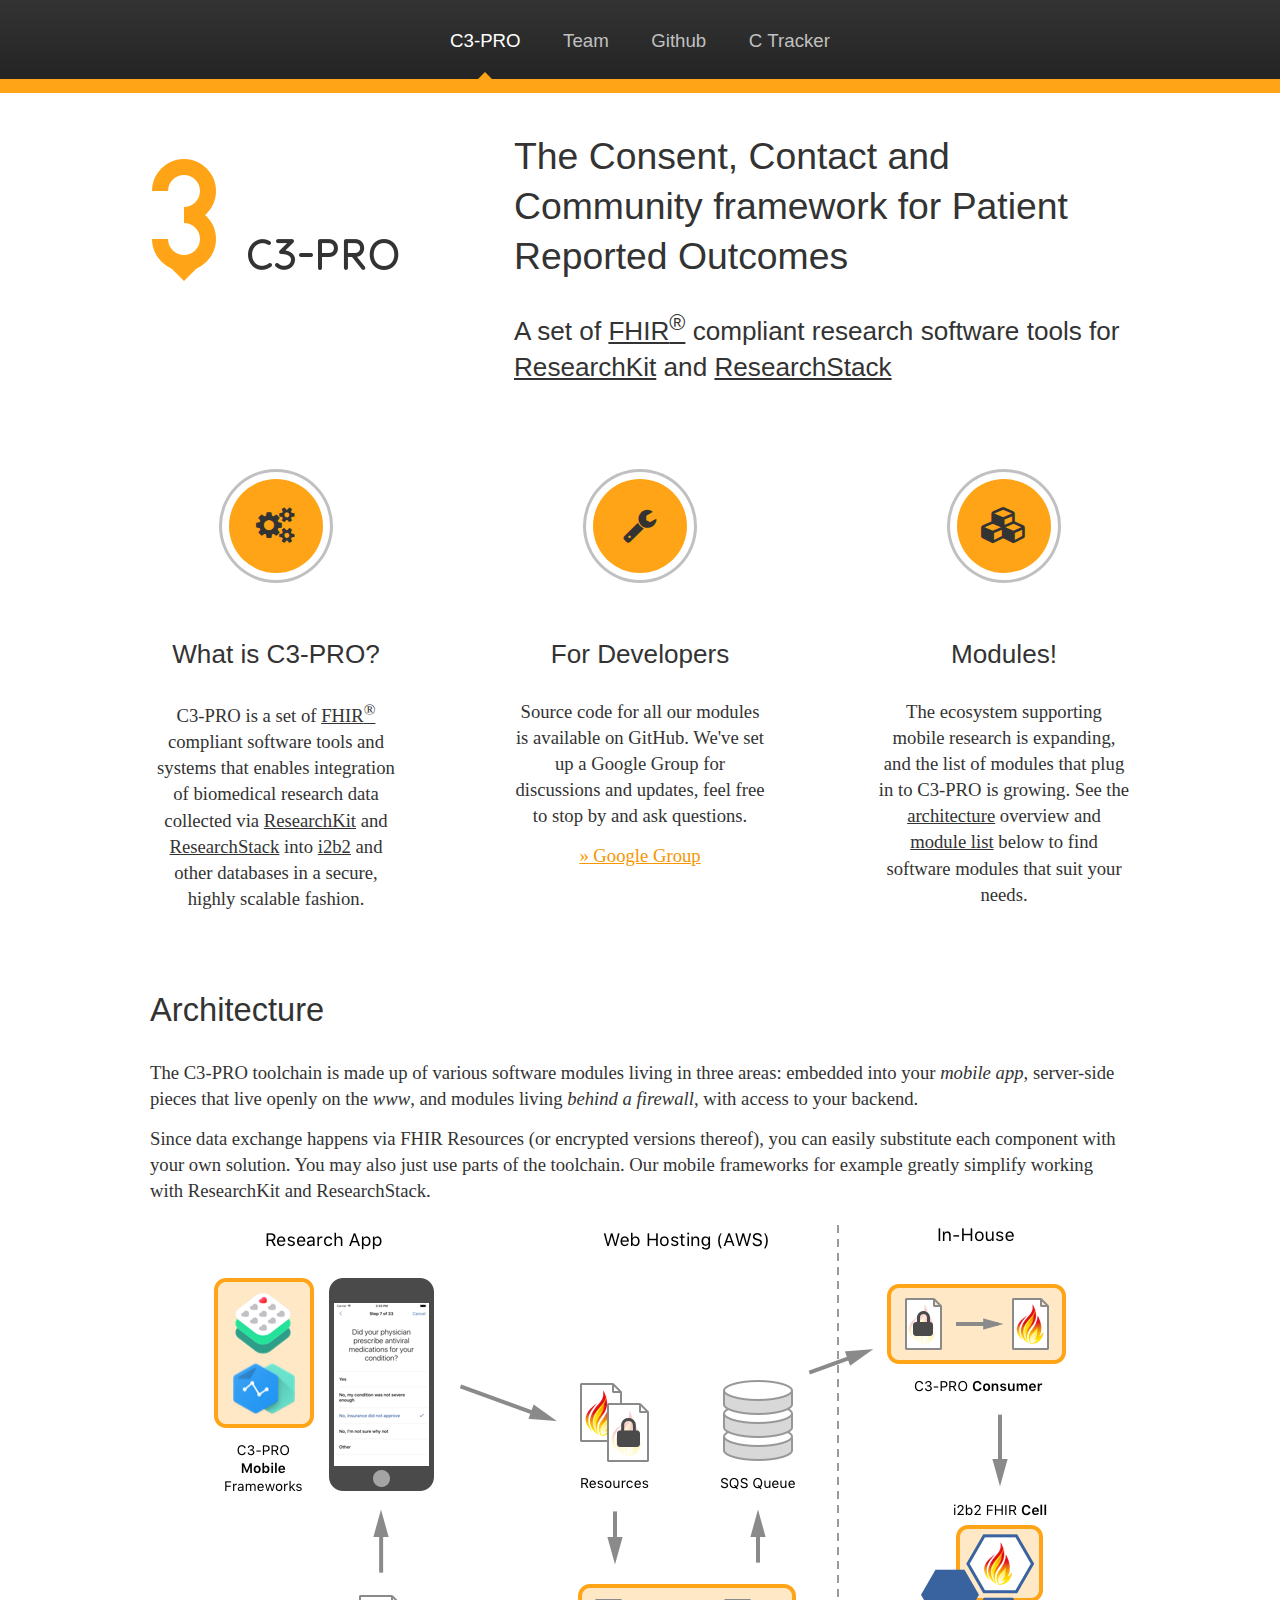
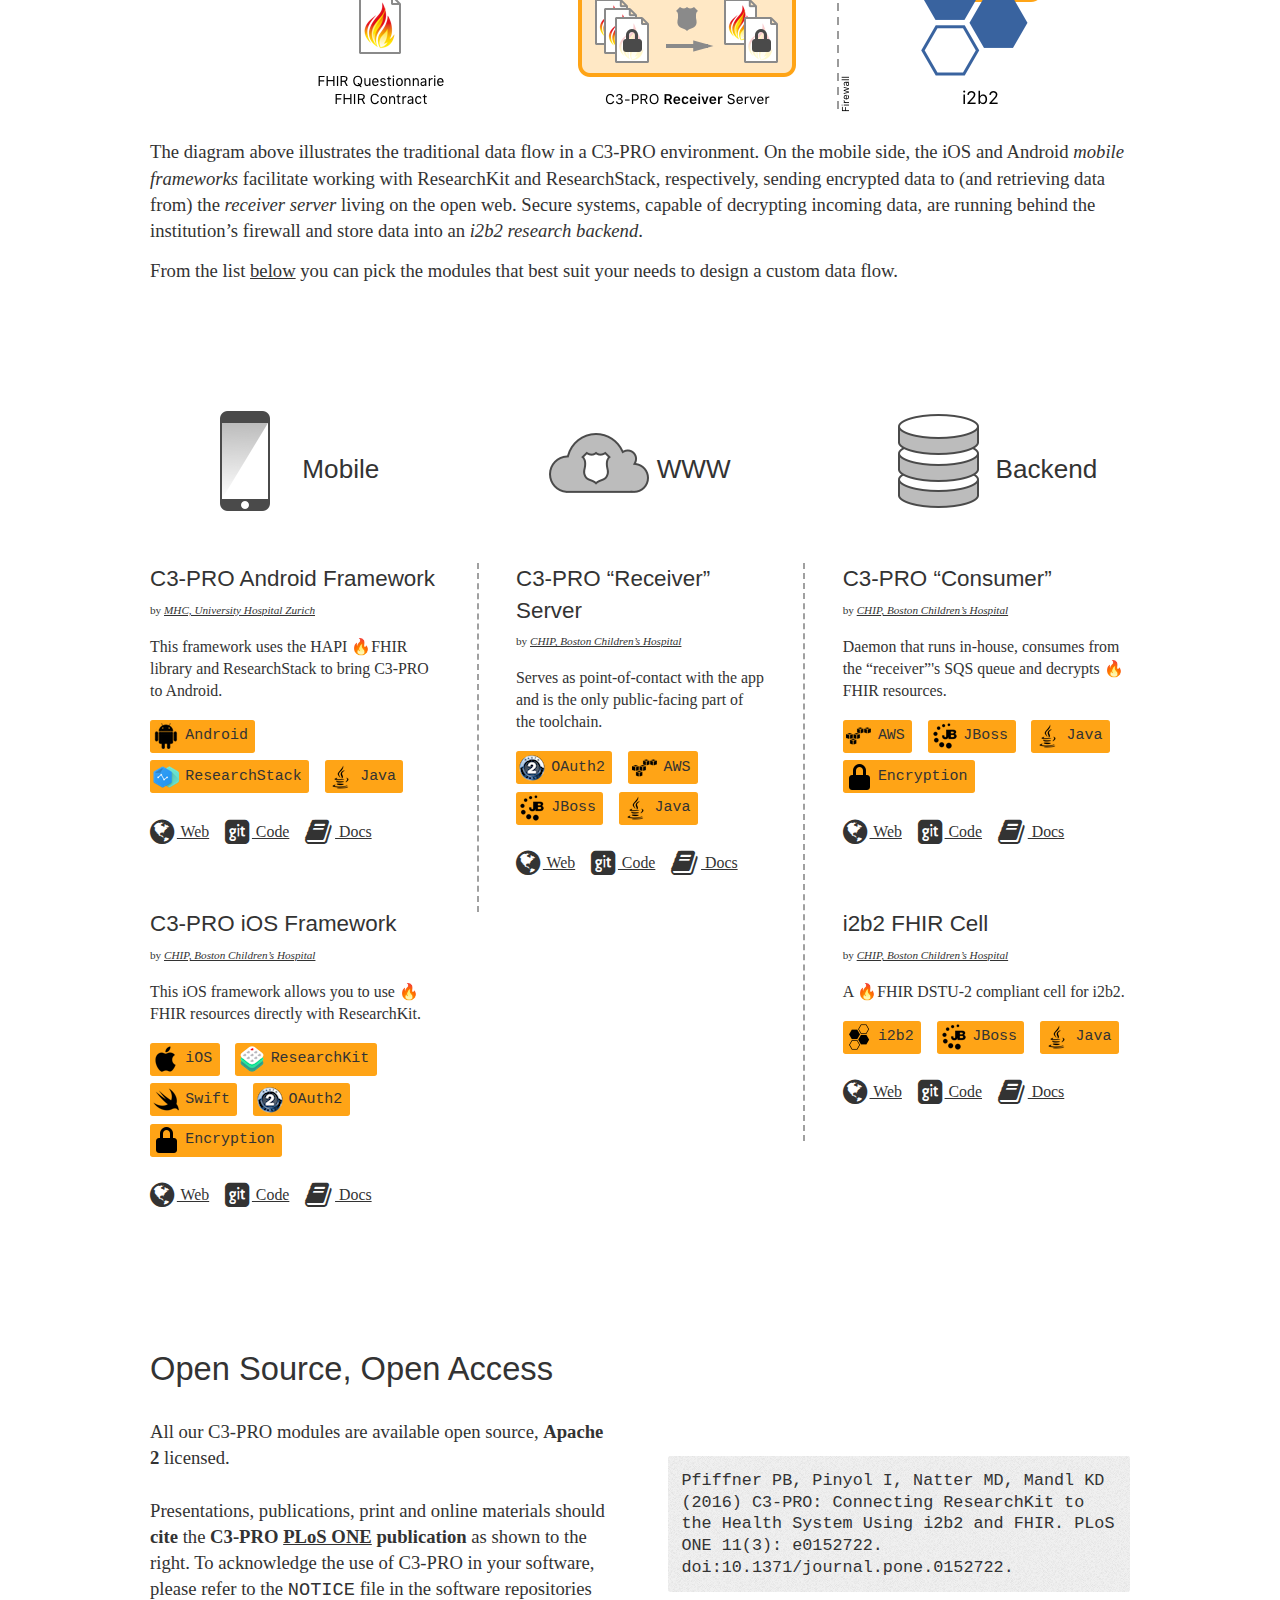
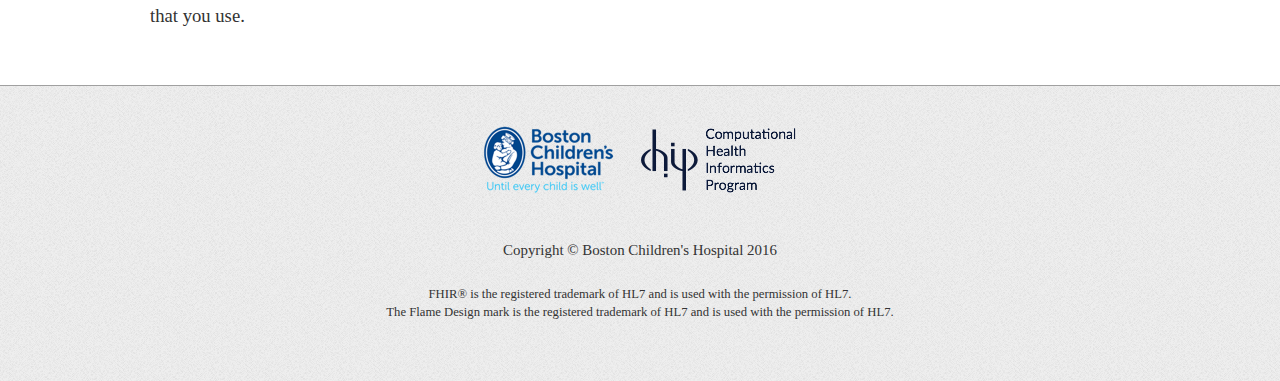
<file: index.html>
<!DOCTYPE HTML>
<html>
	<head>
		<title>C3-PRO</title>
		<meta charset="utf-8" />
		<meta http-equiv="Content-Type" content="text/html; charset=utf-8">
		<meta name="viewport" content="initial-scale=1.0, maximum-scale=1.0">

		<link rel="icon" href="images/favicon.png" type="image/png">
		<link rel="apple-touch-icon" sizes="76x76" href="images/Logo-76.png"><!-- non-retina iPad iOS 7+ -->
		<link rel="apple-touch-icon" sizes="120x120" href="images/Logo-60@2x.png"><!-- retina iPhones @2x iOS 7+ -->
		<link rel="apple-touch-icon" sizes="152x152" href="images/Logo-76@2x.png"><!-- retina iPads iOS 7+ -->
		<link rel="apple-touch-icon" sizes="180x180" href="images/Logo-60@3x.png"><!-- retina iPhones @3x iOS 7+ -->

		<meta http-equiv="X-UA-Compatible" content="IE=edge,chrome=1">
		<meta name="msapplication-TileColor" content="rgb(57,99,159)">
		<meta name="msapplication-TileImage" content="images/Logo-144.png">
		
		<link rel="stylesheet" href="static/font-awesome.min.css" />
		<link rel="stylesheet" href="static/style.css" />
	</head>
	<body>
		<header>
			<nav id="nav">
				<ul>
					<li class="current">
						<a href="index.html">C3-PRO</a>
					</li>
					<li>
						<a href="team.html">Team</a>
					</li>
					<li>
						<a href="http://github.com/C3-PRO/" target="_blank">Github</a>
					</li>
					<li>
						<a href="http://c-tracker.chip.org/" target="_blank">C&nbsp;Tracker</a>
					</li>
				</ul>
			</nav>
		</header>
<!-- Banner -->
<section id="intro">
	<div class="boxed oneline">
		<div class="banner_img">
			<img src="images/Logo.png" srcset="images/Logo@2x.png 2x, images/Logo@3x 3x" alt="C3-PRO">
		</div>
		<div class="banner_name">
			<h1>The <b>C</b>onsent, <b>C</b>ontact and <b>C</b>ommunity framework for <b>P</b>atient <b>R</b>eported <b>O</b>utcomes</h1>
		</div>
	</div>
	<div class="boxed oneline">
		<div></div>
		<div class="banner_name">
			<h2>A set of <a href="http://www.hl7.org/fhir/" target="_blank">FHIR<sup>®</sup></a> compliant research software tools for <a href="http://researchkit.org/" target="_blank">ResearchKit</a> and <a href="http://researchstack.org/" target="_blank">ResearchStack</a></h2>
		</div>
	</div>
</section>

<!-- Highlights -->
<section id="whatis" class="wrapper">
	<div class="boxed oneline">
		<div class="highlight">
			<i class="icon major fa-cogs"></i>
			<h3>What is C3-PRO?</h3>
			<p>C3-PRO is a set of <a href="http://www.hl7.org/fhir/">FHIR<sup>®</sup></a> compliant software tools and systems that enables integration of biomedical research data collected via <a href="http://researchkit.org/">ResearchKit</a> and <a href="http://researchstack.org/" target="_blank">ResearchStack</a> into <a href="https://www.i2b2.org/">i2b2</a> and other databases in a secure, highly scalable fashion.
			</p>
		</div>
		<div class="highlight">
			<i class="icon major fa-wrench"></i>
			<h3>For Developers</h3>
			<p>Source code for all our modules is available on GitHub. We've set up a Google Group for discussions and updates, feel free to stop by and ask questions.</p>
			<p><a class="further_reading" href="https://groups.google.com/forum/#!forum/c3-pro-developers" target="_blank">» Google Group</a></p>
		</div>
		<div class="highlight">
			<i class="icon major fa-cubes"></i>
			<h3>Modules!</h3>
			<p>The ecosystem supporting mobile research is expanding, and the list of modules that plug in to C3-PRO is growing. See the <a href="#architecture">architecture</a> overview and <a href="#modules">module list</a> below to find software modules that suit your needs.</p>
		</div>
	</div>
</section>

<!-- Architecture -->
<section id="architecture" class="wrapper">
	<div class="boxed">
		<h2>Architecture</h2>
		<p>
			The C3-PRO toolchain is made up of various software modules living in three areas: embedded into your <i>mobile app</i>, server-side pieces that live openly on the <i>www</i>, and modules living <i>behind a firewall</i>, with access to your backend.
		</p>
		<p>
			Since data exchange happens via FHIR Resources (or encrypted versions thereof), you can easily substitute each component with your own solution.
			You may also just use parts of the toolchain.
			Our mobile frameworks for example greatly simplify working with ResearchKit and ResearchStack.
		</p>
		<p style="text-align:center;">
		    <a href="images/Architecture.pdf">
		    	<img src="images/Architecture.png" srcset="images/Architecture@2x.png 2x, images/Architecture@3x.png 3x" alt="C3-PRO Architecture Diagram" style="width:100%; max-width:900px;">
	    	</a>
		</p>
		<p>
			The diagram above illustrates the traditional data flow in a C3-PRO environment.
			On the mobile side, the iOS and Android <i>mobile frameworks</i> facilitate working with ResearchKit and ResearchStack, respectively, sending encrypted data to (and retrieving data from) the <i>receiver server</i> living on the open web.
			Secure systems, capable of decrypting incoming data, are running behind the institution’s firewall and store data into an <i>i2b2 research backend</i>.
		<p>
		<p>
			From the list <a href="#modules">below</a> you can pick the modules that best suit your needs to design a custom data flow.
		</p>
	</div>
</section>

<!-- Modules -->
<section id="modules" class="wrapper">
	<div class="boxed oneline">
		<div class="column">
			<h3>
				<img class="section" src="images/section_mobile.png" srcset="images/section_mobile@2x.png 2x, images/section_mobile@3x.png 3x" alt="">
				Mobile
			</h3>
			<div>
				<div class="module">
	<h4>C3-PRO Android Framework</h4>
	<p class="author">
		by <a href="http://www.usz.ch" target="_blank">MHC, University Hospital Zurich</a>
	</p>
	<p><p>This framework uses the HAPI 🔥FHIR library and ResearchStack to bring C3-PRO to Android.</p></p>
	<div class="tech">
		<span>
			<img src="images/tech_android.png" srcset="images/tech_android@2x.png 2x, images/tech_android@3x.png 3x" alt="Android">
			<code>Android</code>
		</span>
		<span>
			<img src="images/tech_researchstack.png" srcset="images/tech_researchstack@2x.png 2x, images/tech_researchstack@3x.png 3x" alt="ResearchStack">
			<code>ResearchStack</code>
		</span>
		<span>
			<img src="images/tech_java.png" srcset="images/tech_java@2x.png 2x, images/tech_java@3x.png 3x" alt="Java">
			<code>Java</code>
		</span>
	</div>
	<p class="links">
		<a href="https://github.com/C3-PRO/c3-pro-android-framework" target=_blank><i class="icon fa-globe"></i> Web</a>
		<a href="https://github.com/C3-PRO/c3-pro-android-framework.git" target=_blank><i class="icon fa-git-square"></i> Code</a>
		<a href="https://c3-pro.github.io/c3-pro-android-framework/" target=_blank><i class="icon fa-book"></i> Docs</a>
	</p>
</div>
				<div class="module">
	<h4>C3-PRO iOS Framework</h4>
	<p class="author">
		by <a href="http://chip.org" target="_blank">CHIP, Boston Children’s Hospital</a>
	</p>
	<p><p>This iOS framework allows you to use 🔥FHIR resources directly with ResearchKit.</p></p>
	<div class="tech">
		<span>
			<img src="images/tech_ios.png" srcset="images/tech_ios@2x.png 2x, images/tech_ios@3x.png 3x" alt="iOS">
			<code>iOS</code>
		</span>
		<span>
			<img src="images/tech_researchkit.png" srcset="images/tech_researchkit@2x.png 2x, images/tech_researchkit@3x.png 3x" alt="ResearchKit">
			<code>ResearchKit</code>
		</span>
		<span>
			<img src="images/tech_swift.png" srcset="images/tech_swift@2x.png 2x, images/tech_swift@3x.png 3x" alt="Swift">
			<code>Swift</code>
		</span>
		<span>
			<img src="images/tech_oauth2.png" srcset="images/tech_oauth2@2x.png 2x, images/tech_oauth2@3x.png 3x" alt="OAuth2">
			<code>OAuth2</code>
		</span>
		<span>
			<img src="images/tech_encryption.png" srcset="images/tech_encryption@2x.png 2x, images/tech_encryption@3x.png 3x" alt="Encryption">
			<code>Encryption</code>
		</span>
	</div>
	<p class="links">
		<a href="https://github.com/C3-PRO/c3-pro-ios-framework" target=_blank><i class="icon fa-globe"></i> Web</a>
		<a href="https://github.com/C3-PRO/c3-pro-ios-framework.git" target=_blank><i class="icon fa-git-square"></i> Code</a>
		<a href="https://c3-pro.github.io/c3-pro-ios-framework/" target=_blank><i class="icon fa-book"></i> Docs</a>
	</p>
</div>
			</div>
		</div>
		<div class="column">
			<h3>
				<img class="section" src="images/section_www.png" srcset="images/section_www@2x.png 2x, images/section_www@3x.png 3x" alt="">
				WWW
			</h3>
			<div>
				<div class="module">
	<h4>C3-PRO “Receiver” Server</h4>
	<p class="author">
		by <a href="http://chip.org" target="_blank">CHIP, Boston Children’s Hospital</a>
	</p>
	<p><p>Serves as point-of-contact with the app and is the only public-facing part of the toolchain.</p></p>
	<div class="tech">
		<span>
			<img src="images/tech_oauth2.png" srcset="images/tech_oauth2@2x.png 2x, images/tech_oauth2@3x.png 3x" alt="OAuth2">
			<code>OAuth2</code>
		</span>
		<span>
			<img src="images/tech_aws.png" srcset="images/tech_aws@2x.png 2x, images/tech_aws@3x.png 3x" alt="AWS">
			<code>AWS</code>
		</span>
		<span>
			<img src="images/tech_jboss.png" srcset="images/tech_jboss@2x.png 2x, images/tech_jboss@3x.png 3x" alt="JBoss">
			<code>JBoss</code>
		</span>
		<span>
			<img src="images/tech_java.png" srcset="images/tech_java@2x.png 2x, images/tech_java@3x.png 3x" alt="Java">
			<code>Java</code>
		</span>
	</div>
	<p class="links">
		<a href="https://github.com/C3-PRO/c3-pro-server" target=_blank><i class="icon fa-globe"></i> Web</a>
		<a href="https://github.com/C3-PRO/c3-pro-server.git" target=_blank><i class="icon fa-git-square"></i> Code</a>
		<a href="https://c3-pro.github.io/c3-pro-server/" target=_blank><i class="icon fa-book"></i> Docs</a>
	</p>
</div>
			</div>
		</div>
		<div class="column">
			<h3>
				<img class="section" src="images/section_backend.png" srcset="images/section_backend@2x.png 2x, images/section_backend@3x.png 3x" alt="">
				Backend
			</h3>
			<div>
				<div class="module">
	<h4>C3-PRO “Consumer”</h4>
	<p class="author">
		by <a href="http://chip.org" target="_blank">CHIP, Boston Children’s Hospital</a>
	</p>
	<p><p>Daemon that runs in-house, consumes from the “receiver”'s SQS queue and decrypts 🔥FHIR resources.</p></p>
	<div class="tech">
		<span>
			<img src="images/tech_aws.png" srcset="images/tech_aws@2x.png 2x, images/tech_aws@3x.png 3x" alt="AWS">
			<code>AWS</code>
		</span>
		<span>
			<img src="images/tech_jboss.png" srcset="images/tech_jboss@2x.png 2x, images/tech_jboss@3x.png 3x" alt="JBoss">
			<code>JBoss</code>
		</span>
		<span>
			<img src="images/tech_java.png" srcset="images/tech_java@2x.png 2x, images/tech_java@3x.png 3x" alt="Java">
			<code>Java</code>
		</span>
		<span>
			<img src="images/tech_encryption.png" srcset="images/tech_encryption@2x.png 2x, images/tech_encryption@3x.png 3x" alt="Encryption">
			<code>Encryption</code>
		</span>
	</div>
	<p class="links">
		<a href="https://github.com/C3-PRO/c3-pro-consumer" target=_blank><i class="icon fa-globe"></i> Web</a>
		<a href="https://github.com/C3-PRO/c3-pro-consumer.git" target=_blank><i class="icon fa-git-square"></i> Code</a>
		<a href="http://c3-pro.github.io/c3-pro-consumer/" target=_blank><i class="icon fa-book"></i> Docs</a>
	</p>
</div>
				<div class="module">
	<h4>i2b2 FHIR Cell</h4>
	<p class="author">
		by <a href="http://chip.org" target="_blank">CHIP, Boston Children’s Hospital</a>
	</p>
	<p><p>A 🔥FHIR DSTU-2 compliant cell for i2b2.</p></p>
	<div class="tech">
		<span>
			<img src="images/tech_i2b2.png" srcset="images/tech_i2b2@2x.png 2x, images/tech_i2b2@3x.png 3x" alt="i2b2">
			<code>i2b2</code>
		</span>
		<span>
			<img src="images/tech_jboss.png" srcset="images/tech_jboss@2x.png 2x, images/tech_jboss@3x.png 3x" alt="JBoss">
			<code>JBoss</code>
		</span>
		<span>
			<img src="images/tech_java.png" srcset="images/tech_java@2x.png 2x, images/tech_java@3x.png 3x" alt="Java">
			<code>Java</code>
		</span>
	</div>
	<p class="links">
		<a href="https://github.com/chb/i2b2-fhir-cell" target=_blank><i class="icon fa-globe"></i> Web</a>
		<a href="https://github.com/chb/i2b2-fhir-cell.git" target=_blank><i class="icon fa-git-square"></i> Code</a>
		<a href="https://chb.github.io/i2b2-fhir-cell/" target=_blank><i class="icon fa-book"></i> Docs</a>
	</p>
</div>
			</div>
		</div>
	</div>
	
	<div class="boxed">
	
	</div>
</section>

<!-- Publication -->
<section id="citation" class="wrapper">
	<div class="boxed">
		<h2>Open Source, Open Access</h2>
		<div class="oneline vcenter">
			<div>
				All our C3-PRO modules are available open source, <strong>Apache 2</strong> licensed.<br>
				<br>
				Presentations, publications, print and online materials should <strong>cite</strong> the <strong>C3-PRO <a href="http://journals.plos.org/plosone/article?id=10.1371/journal.pone.0152722" target="_blank">PLoS ONE</a> publication</strong> as shown <span class="sections-do-wrap">below</span><span class="sections-are-columns">to the right</span>.
				To acknowledge the use of C3-PRO in your software, please refer to the <code>NOTICE</code> file in the software repositories that you use.
			</div>
			<div>
				<pre class="citation">
					Pfiffner PB, Pinyol I, Natter MD, Mandl KD (2016) C3-PRO: Connecting ResearchKit to the Health System Using i2b2 and FHIR. PLoS ONE 11(3): e0152722. doi:10.1371/journal.pone.0152722.
				</pre>
			</div>
		</div>
	</div>
</section>
<footer>
    <p>
    	<a href="http://www.chip.org">
        	<img class="institute" src="images/Institute-web.png" srcset="images/Institute-web@2x.png 2x, images/Institute-web@3x.png 3x" alt="Computational Health Informatics Program, Boston Children's Hospital">
    	</a>
	</p>
    <p>Copyright © Boston Children's Hospital 2016</p>
    <p class="small">
    	FHIR® is the registered trademark of HL7 and is used with the permission of HL7.<br>
    	The Flame Design mark is the registered trademark of HL7 and is used with the permission of HL7.
    </p>
</footer>
		<script src="//ajax.googleapis.com/ajax/libs/jquery/2.2.4/jquery.min.js"></script>
	</body>
</html>
</file>
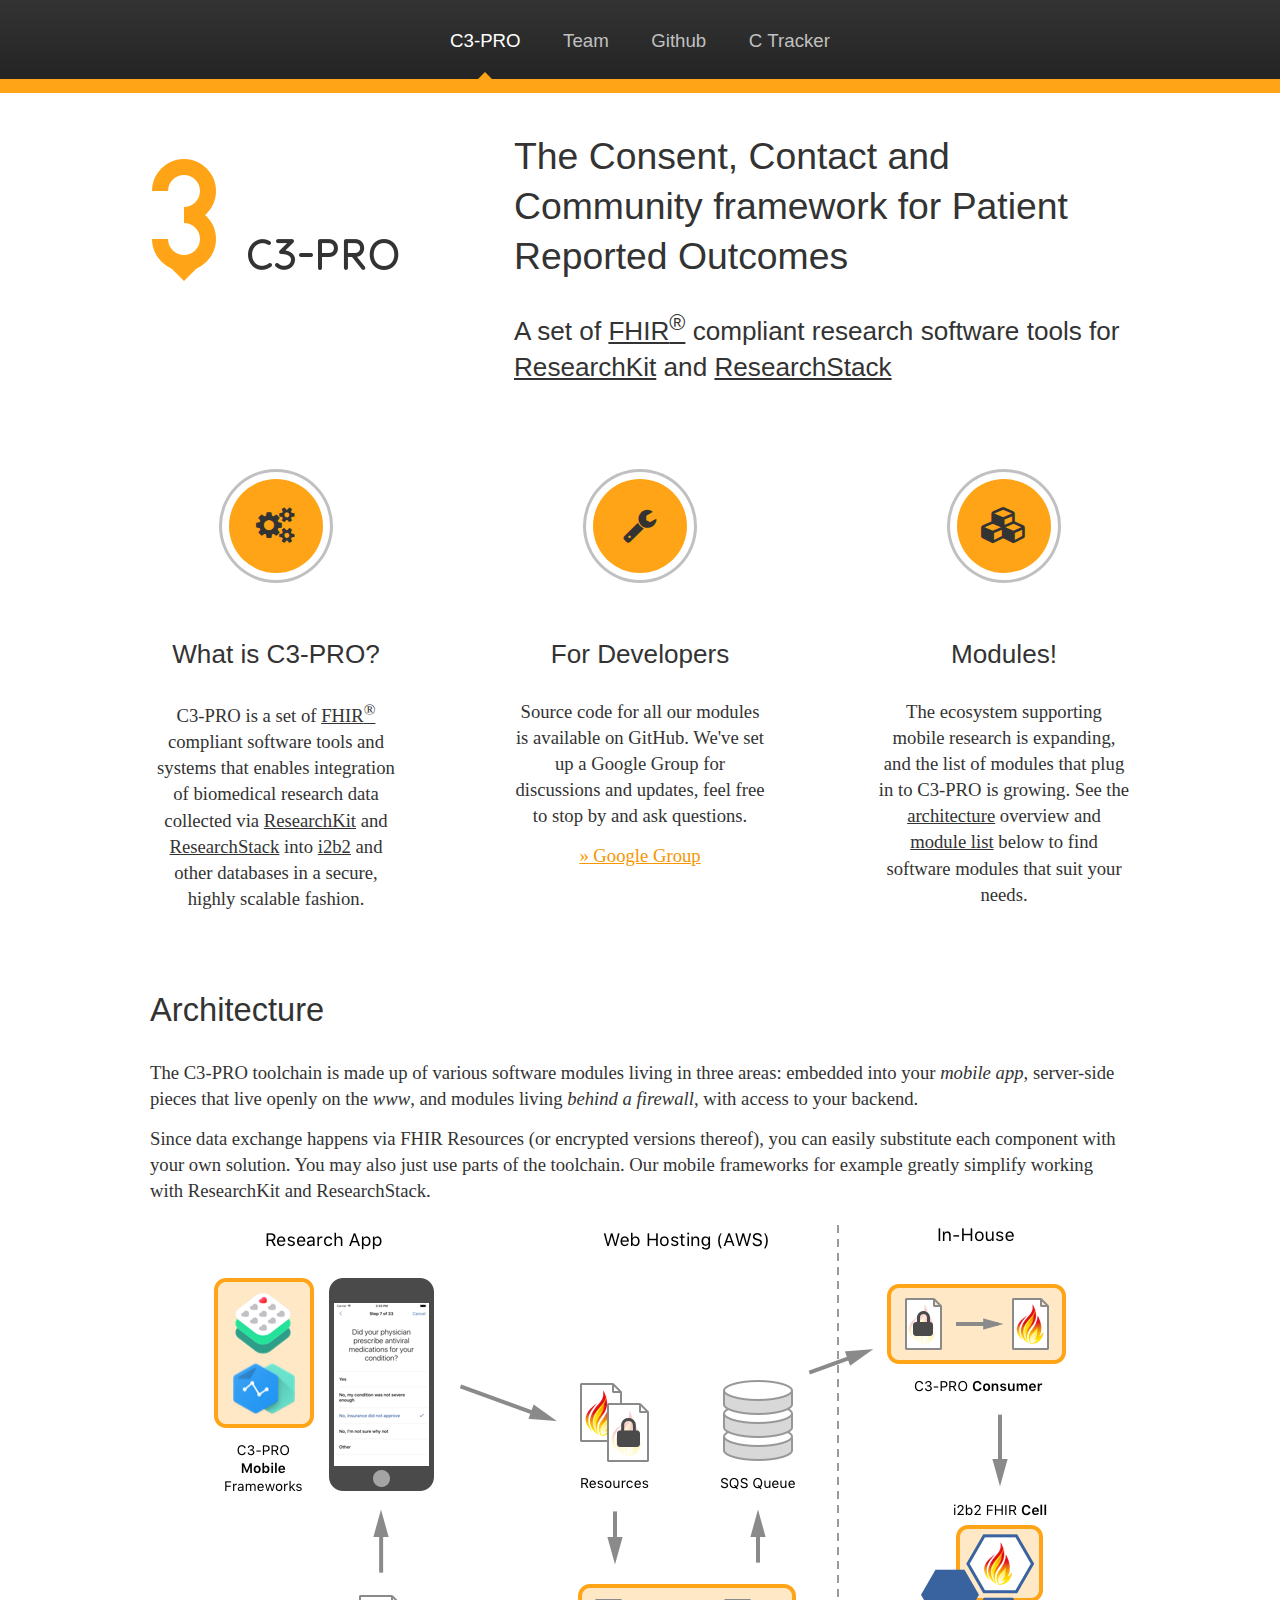
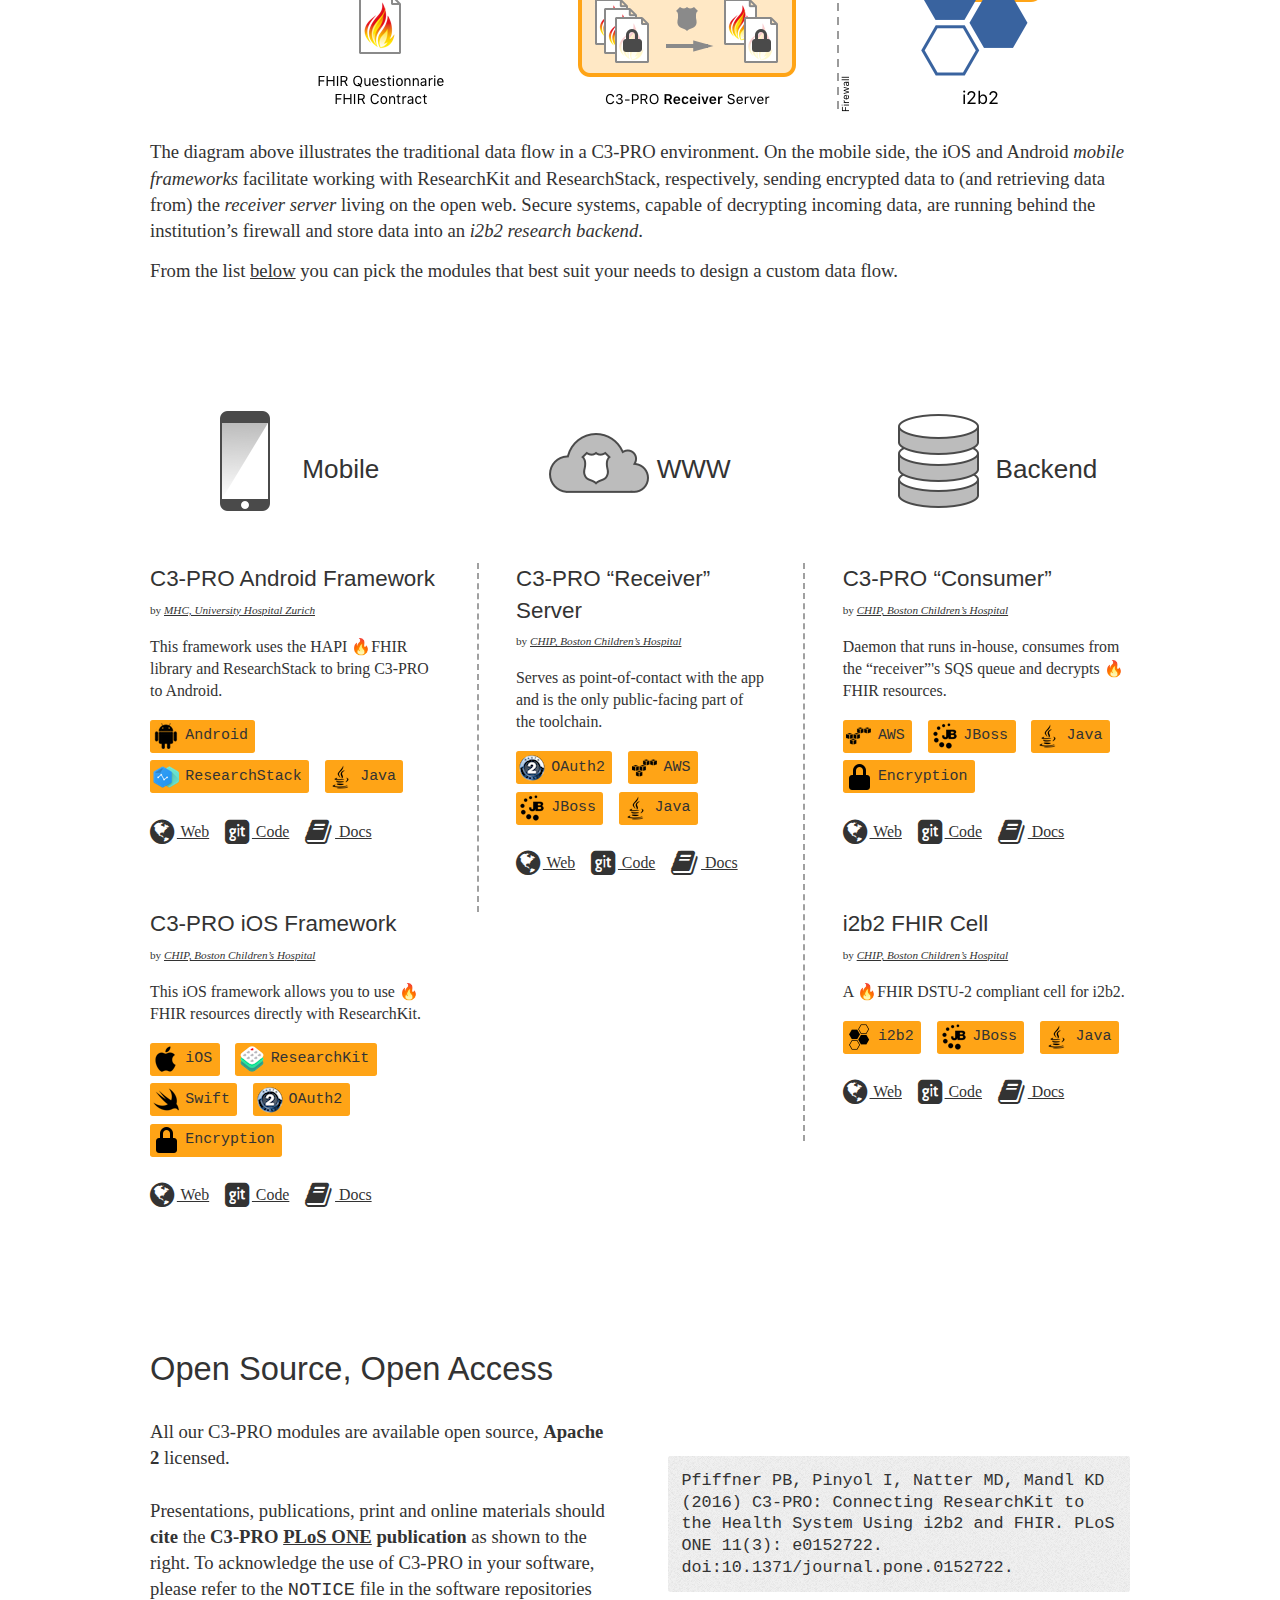
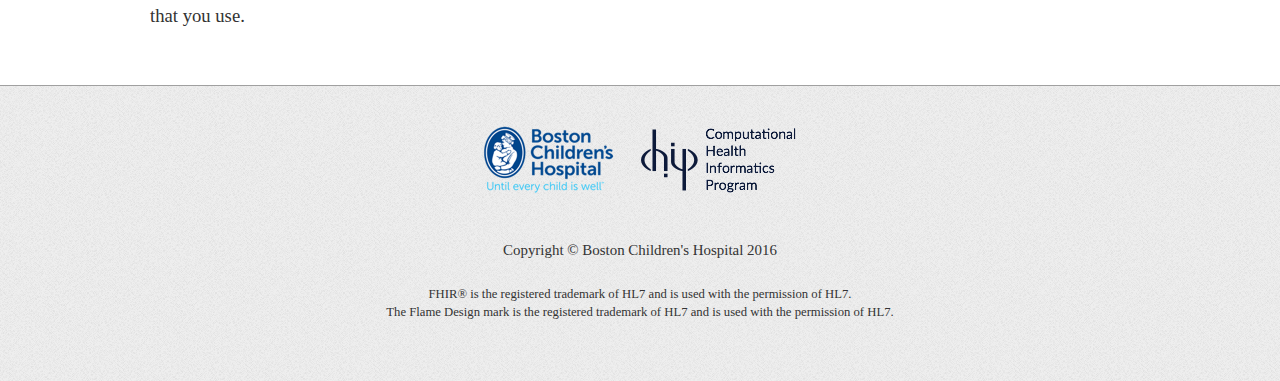
<file: architecture.html>
<!DOCTYPE HTML>
<html>
<head>
    <title>C3-PRO</title>
    <meta charset="utf-8" />
    <meta http-equiv="refresh" content="0;URL=index.html#architecture">
</head>
<body>
    <p>
        You should be redirected to <a href="index.html#architecture">#architecture</a>.
    </p>
</body>
</html>
</file>
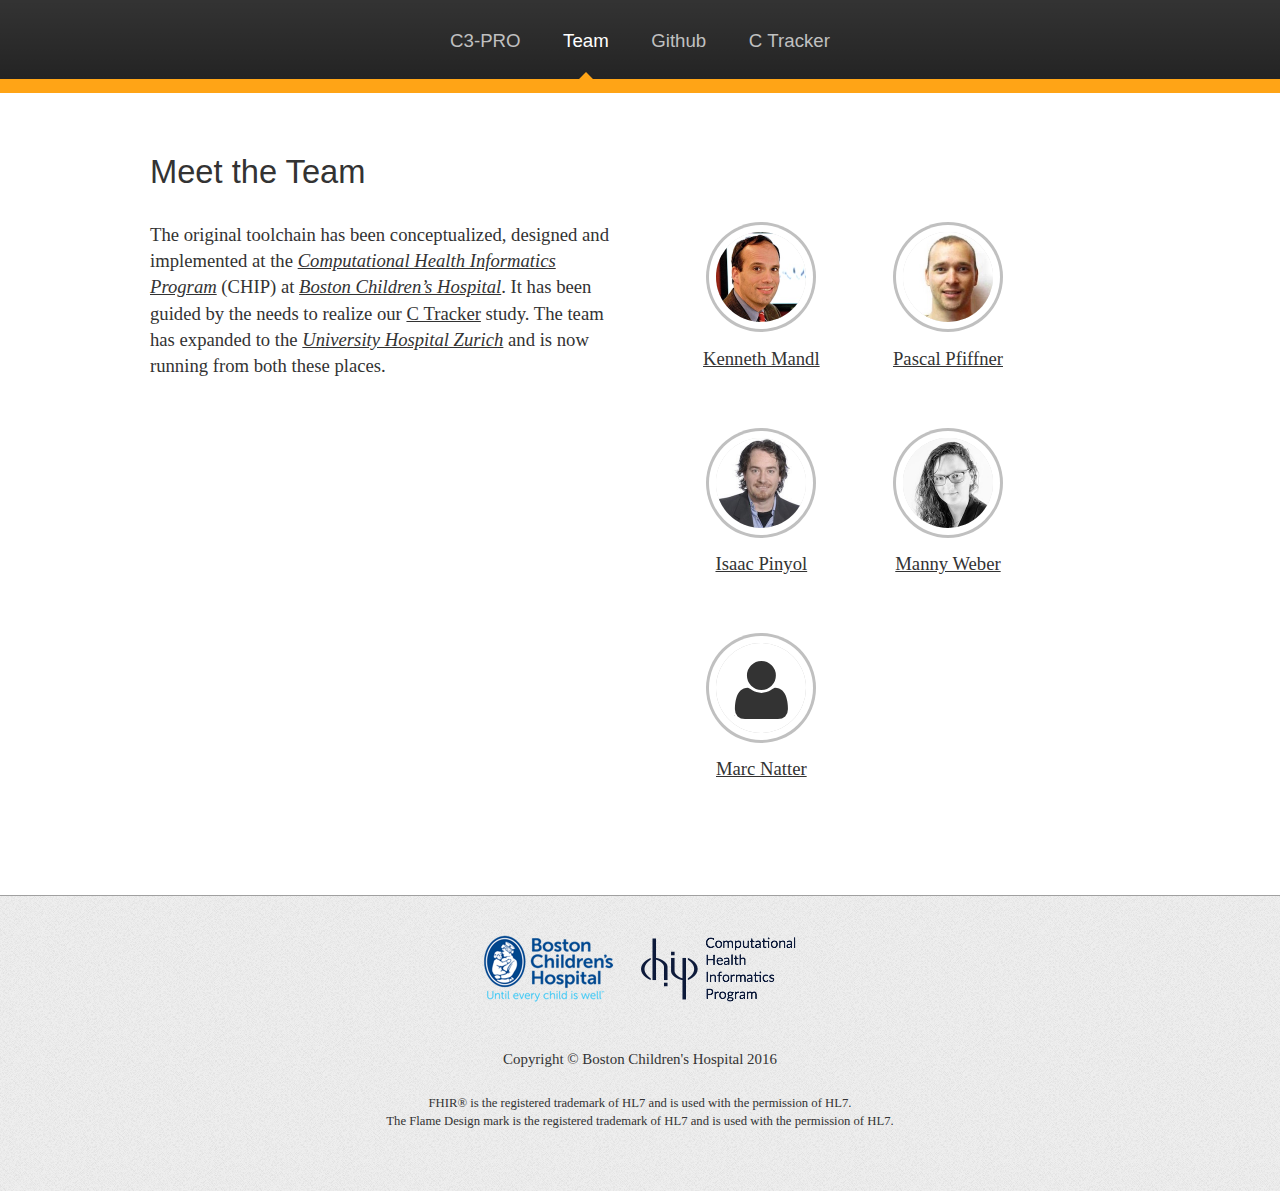
<file: team.html>
<!DOCTYPE HTML>
<html>
	<head>
		<title>C3-PRO Team</title>
		<meta charset="utf-8" />
		<meta http-equiv="Content-Type" content="text/html; charset=utf-8">
		<meta name="viewport" content="initial-scale=1.0, maximum-scale=1.0">

		<link rel="icon" href="images/favicon.png" type="image/png">
		<link rel="apple-touch-icon" sizes="76x76" href="images/Logo-76.png"><!-- non-retina iPad iOS 7+ -->
		<link rel="apple-touch-icon" sizes="120x120" href="images/Logo-60@2x.png"><!-- retina iPhones @2x iOS 7+ -->
		<link rel="apple-touch-icon" sizes="152x152" href="images/Logo-76@2x.png"><!-- retina iPads iOS 7+ -->
		<link rel="apple-touch-icon" sizes="180x180" href="images/Logo-60@3x.png"><!-- retina iPhones @3x iOS 7+ -->

		<meta http-equiv="X-UA-Compatible" content="IE=edge,chrome=1">
		<meta name="msapplication-TileColor" content="rgb(57,99,159)">
		<meta name="msapplication-TileImage" content="images/Logo-144.png">
		
		<link rel="stylesheet" href="static/font-awesome.min.css" />
		<link rel="stylesheet" href="static/style.css" />
	</head>
	<body>
		<header>
			<nav id="nav">
				<ul>
					<li>
						<a href="index.html">C3-PRO</a>
					</li>
					<li class="current">
						<a href="team.html">Team</a>
					</li>
					<li>
						<a href="http://github.com/C3-PRO/" target="_blank">Github</a>
					</li>
					<li>
						<a href="http://c-tracker.chip.org/" target="_blank">C&nbsp;Tracker</a>
					</li>
				</ul>
			</nav>
		</header>
<section id="team" class="wrapper">
	<div class="boxed">
		<h2>Meet the Team</h2>
	</div>
	<div class="boxed oneline">
		<p>
		    The original toolchain has been conceptualized, designed and implemented at the <a href="http://wwwchip.org" target="_blank"><i>Computational Health Informatics Program</i></a> (CHIP) at <a href="http://www.childrenshospital.org" target="_blank"><i>Boston Children’s Hospital</i></a>.
		    It has been guided by the needs to realize our <a href="http://c-tracker.chip.org" target="_blank">C&nbsp;Tracker</a> study.
		    The team has expanded to the <a href="http://www.usz.ch" target="_blank"><i>University Hospital Zurich</i></a> and is now running from both these places.
		</p>
		<ul class="team">
			<li>
				<a href="http://scholar.harvard.edu/mandl">
					<img class="portrait" src="images/photo_ken.jpg" alt="">
					Kenneth Mandl
				</a>
			</li>
			<li>
				<a href="http://scholar.harvard.edu/pfiffner">
					<img class="portrait" src="images/photo_pp.jpg" alt="">
					Pascal Pfiffner
				</a>
			</li>
			<li>
				<a href="https://www.linkedin.com/pub/isaac-pinyol/42/450/67b">
					<img class="portrait" src="images/photo_isaac.jpg" alt="">
					Isaac Pinyol
				</a>
			</li>
			<li>
				<a href="">
					<img class="portrait" src="images/photo_manny.jpg" alt="">
					Manny Weber
				</a>
			</li>
			<li>
				<a href="http://scholar.harvard.edu/m_n">
					<div class="portrait"><i class="icon fa-user"></i></div>
					Marc Natter
				</a>
			</li>
		</ul>
	</div>
</section>
<footer>
    <p>
    	<a href="http://www.chip.org">
        	<img class="institute" src="images/Institute-web.png" srcset="images/Institute-web@2x.png 2x, images/Institute-web@3x.png 3x" alt="Computational Health Informatics Program, Boston Children's Hospital">
    	</a>
	</p>
    <p>Copyright © Boston Children's Hospital 2016</p>
    <p class="small">
    	FHIR® is the registered trademark of HL7 and is used with the permission of HL7.<br>
    	The Flame Design mark is the registered trademark of HL7 and is used with the permission of HL7.
    </p>
</footer>
		<script src="//ajax.googleapis.com/ajax/libs/jquery/2.2.4/jquery.min.js"></script>
	</body>
</html>
</file>
<file: static/style.css>
html, body { margin: 0; padding: 0; background: #eeeeee url("../images/bg01.png"); }

body { color: #333333; font: normal 400 14pt/1.4 "Georgia Pro", Georgia, serif; }

h1, h2, h3, h4, h5, h6 { font-weight: 300; }

h1, h2, h3, h4 { font-family: "Helvetica Neue Thin", "Helvetica Neue", Helvetica, Arial, sans-serif; }

h2 { font-size: 1.75em; }

h3 { font-size: 1.4em; }

h4 { font-size: 1.2em; }

p { margin: 0.75em 0 0; }

a { color: inherit; -moz-text-decoration-style: dotted; -webkit-text-decoration-style: dotted; -webkit-transition: color 0.2s ease-in-out, border-color 0.2s ease-in-out, opacity 0.2s ease-in-out; -moz-transition: color 0.2s ease-in-out, border-color 0.2s ease-in-out, opacity 0.2s ease-in-out; transition: color 0.2s ease-in-out, border-color 0.2s ease-in-out, opacity 0.2s ease-in-out; }
a.further_reading { color: #f69600; border-bottom: none; }

a:hover { color: #ffa416; -moz-text-decoration-style: solid; -webkit-text-decoration-style: solid; }
a:hover.further_reading { color: #ffb849; }

a:visited { -moz-text-decoration-style: dotted; -webkit-text-decoration-style: dotted; }

sup { top: 0; }

.wrapper { padding: 3em 0 1em 0; background: white; }
.wrapper:last-of-type { padding-bottom: 3em; }

.boxed { width: auto; max-width: 1200px; margin: 0 auto; }
.boxed h2:first-child { margin-top: 0; }

.oneline { display: -webkit-box; display: -moz-box; display: box; display: -webkit-flex; display: -moz-flex; display: -ms-flexbox; display: flex; }
.oneline > * { -webkit-box-flex: 1; -moz-box-flex: 1; box-flex: 1; -webkit-flex: 1 1; -moz-flex: 1 1; -ms-flex: 1 1; flex: 1 1; }

.vcenter { -webkit-box-align: center; -moz-box-align: center; box-align: center; -webkit-align-items: center; -moz-align-items: center; -ms-align-items: center; -o-align-items: center; align-items: center; -ms-flex-align: center; }

#nav { font-family: "Helvetica Neue Thin", "Helvetica Neue", Helvetica, Arial, sans-serif; font-weight: 300; text-align: center; background-color: transparent; background-image: -webkit-linear-gradient(top, transparent, rgba(0, 0, 0, 0.3)); background-image: linear-gradient(to bottom,transparent, rgba(0, 0, 0, 0.3)); background-color: #333333; border-bottom: 0.75em solid #ffa416; }
#nav > ul { margin: 0; padding: 0; }
#nav > ul > li { position: relative; display: inline-block; margin-left: 1em; }
#nav > ul > li:first-child { margin-left: 0; }
#nav > ul > li a { display: block; padding: 1.5em 0.5em 1.35em 0.5em; color: silver; text-decoration: none; border: none; }
#nav > ul > li a:hover { color: white; }
#nav > ul > li.current a { color: white; font-weight: 400; }
#nav > ul > li.current:before { display: block; position: absolute; bottom: -0.5em; left: 50%; content: ''; width: 0.75em; height: 0.75em; margin-left: -0.375em; -webkit-transform: rotateZ(45deg); -moz-transform: rotateZ(45deg); -ms-transform: rotateZ(45deg); -o-transform: rotateZ(45deg); transform: rotateZ(45deg); background: #ffa416; }

#intro { padding: 2em 0; background: white; }
#intro h1 { margin: 0; text-align: left; font-size: 2em; line-height: 135%; }
#intro h1 b { font-weight: 500; }
#intro h2 { margin: 1em 0 0; text-align: left; font-size: 1.4em; }
#intro .banner_img { display: -webkit-box; display: -moz-box; display: box; display: -webkit-flex; display: -moz-flex; display: -ms-flexbox; display: flex; -webkit-box-align: end; -moz-box-align: end; box-align: end; -webkit-align-items: flex-end; -moz-align-items: flex-end; -ms-align-items: flex-end; -o-align-items: flex-end; align-items: flex-end; -ms-flex-align: end; }
#intro .banner_img img { max-width: 100%; }
#intro .banner_name { -webkit-box-flex: 2; -moz-box-flex: 2; box-flex: 2; -webkit-flex: 2 2; -moz-flex: 2 2; -ms-flex: 2 2; flex: 2 2; }

.icon:before { font-family: FontAwesome; font-style: normal; font-weight: normal; text-transform: none !important; }
.icon.major { display: inline-block; width: 5em; height: 5em; line-height: 5em; margin: 0 0 2em 0; color: #333333; text-align: center; background: #ffa416; border-radius: 100%; box-shadow: 0 0 0 7px white, 0 0 0 10px silver; }
.icon.major:before { font-size: 36px; }

.highlight { text-align: center; padding-left: 3em; }
.highlight:first-child { padding-left: 0; }

.oneline > .column { margin: 0 !important; padding: 0 !important; }
.oneline > .column > h3 { margin: 2em 0; padding: 0 2em; text-align: center; }
.oneline > .column > h3 img.section { width: 100px; height: 100px; vertical-align: -1.25em; }
.oneline > .column > div { padding: 0 2em; border-left: 2pt dashed #a0a0a0; }
.oneline > .column:first-child > h3, .oneline > .column:first-child > div { padding-left: 0; border-left: none; }
.oneline > .column:last-child > div, .oneline > .column:last-child > h3 { padding-right: 0; }

.citation { white-space: pre-line; padding: 0.8em; font-size: 0.9em; line-height: 130%; border-radius: 2pt; background: #f0f0f0 url("../images/bg01.png") top left repeat; }

.module { margin-bottom: 1.5em; padding-bottom: 1.5em; }
.module > *:first-child { margin-top: 0; }
.module h4 { margin-bottom: 1em; }
.module p { font-size: 0.85em; }
.module .author { margin: -1.25em 0 1.5em; font-size: 0.6em; }
.module .author a { font-style: italic; }
.module .tech > span, .module .links > a { display: inline-block; margin: 0.25em 0.75em 0.25em 0; }
.module .tech > span:last-child, .module .links > a:last-child { margin-right: 0; }
.module .tech { margin: 0.75em 0 0; }
.module .tech > span { padding: 0.1em 0.5em 0.1em 0.1em; font-size: 0.8em; color: #333333; border-radius: 2pt; background-color: #ffa416; }
.module .tech > span img { width: 26px; height: 26px; margin: 2px; vertical-align: middle; }
.module .links > a .icon { display: inline-block; height: 1.25em; margin-right: 0.1em; font-size: 180%; text-align: center; vertical-align: -0.175em; }

ul.team { padding: 0; list-style-type: none; }
ul.team li { float: left; min-width: 7em; margin: 0 1.5em 3em; text-align: center; }
ul.team li .portrait { display: block; width: 90px; height: 90px; margin: 10px auto 1.25em; border-radius: 100%; box-shadow: 0 0 0 7px white, 0 0 0 10px silver; -webkit-transition: box-shadow 0.2s ease-in-out; -moz-transition: box-shadow 0.2s ease-in-out; transition: box-shadow 0.2s ease-in-out; }
ul.team li .portrait i { font-size: 67.5px; }
ul.team li a:hover .portrait { box-shadow: 0 0 0 7px white, 0 0 0 10px #ffa416; }
ul.team:after, ul.team::after { content: ""; display: block; clear: left; }

footer { min-height: 6em; margin: 0; padding: 2em 1em 4em; font-size: 0.8em; text-align: center; border-top: 1px solid #a0a0a0; }
footer a:link, footer a:hover, footer a:visited { border: none; -webkit-text-decoration-style: none; text-decoration-style: none; }
footer p { margin-top: 2em; }
footer p:first-child { margin-top: 0; }
footer p.small { font-size: 0.85em; }
footer .institute { width: 100%; max-width: 320px; }

/* Layout column break point */
@media screen and (max-width: 720px) { .boxed { margin-left: 1.75em; margin-right: 1.75em; }
  .oneline { display: block; }
  .oneline > * { display: block; margin: 2em 0; }
  .oneline > .column > h3, .oneline > .column > div { padding: 0; border-left: none; }
  .oneline > .column > h3 { margin: 1em 0; }
  .highlight { padding-left: 0; }
  .highlight p { text-align: left; }
  .icon.major { margin: 2.5em 0 0.5em; }
  .highlight:first-child { margin-top: 0; }
  .highlight:first-child .icon.major { margin-top: 0; }
  .module p { font-size: 1em; }
  .sections-do-wrap { display: initial; }
  .sections-are-columns { display: none; } }
@media screen and (min-width: 720px) { .oneline > * { margin: 0 1.5em; }
  .oneline > *:first-child { margin-left: 0; }
  .oneline > *:last-child { margin-right: 0; }
  .sections-do-wrap { display: none; }
  .sections-are-columns { display: initial; } }
/* Desktop */
@media screen and (max-width: 1280px) { .boxed { max-width: 980px; } }
/* Small desktop, tablets and phones */
@media screen and (max-width: 1024px) { .boxed { margin-left: 2em; margin-right: 2em; }
  .oneline > .column > h3 img.section { width: 50px; height: 50px; vertical-align: -0.6em; }
  .module .tech > span { font-size: 0.7em; }
  .module .tech > span img { width: 13px; height: 13px; margin: 3px; }
  .module .links > a .icon { font-size: 120%; vertical-align: -0.075em; }
  ul.team li { margin-bottom: 2em; }
  ul.team li .portrait { width: 60px; height: 60px; }
  ul.team li .portrait i { font-size: 45px; } }
/* Phones */
@media screen and (max-width: 480px) { body { font-size: 11pt; }
  h1, h2, h3, h4, h5 { line-height: normal; }
  .wrapper { padding: 2em 0 1px 0; }
  .boxed { margin-left: 15px; margin-right: 15px; } }
/* Tablets and up */
@media screen and (min-width: 480px) { .navi li { display: inline-block; }
  .navi li:first-child:before, .navi li:first-child::before { content: ""; } }
/* Tablets */
@media screen and (min-width: 480px) and (max-width: 1024px) { body { font-size: 12pt; }
  h1 { font-size: 1.7em; }
  .highlight { padding-left: 0; }
  .highlight h3 { margin: 0 0 0.75em; }
  .oneline > .column > h3 { margin: 0 0 1.5em; }
  .oneline > .column > div { padding: 0 1em; border-width: 1pt; } }
/* Large Desktop */
@media screen and (min-width: 1680px) { .boxed { max-width: 1400px; }
  #intro h1 { font-size: 2.25em; }
  #intro h2 { font-size: 1.6em; } }

/*# sourceMappingURL=style.css.map */
</file>
